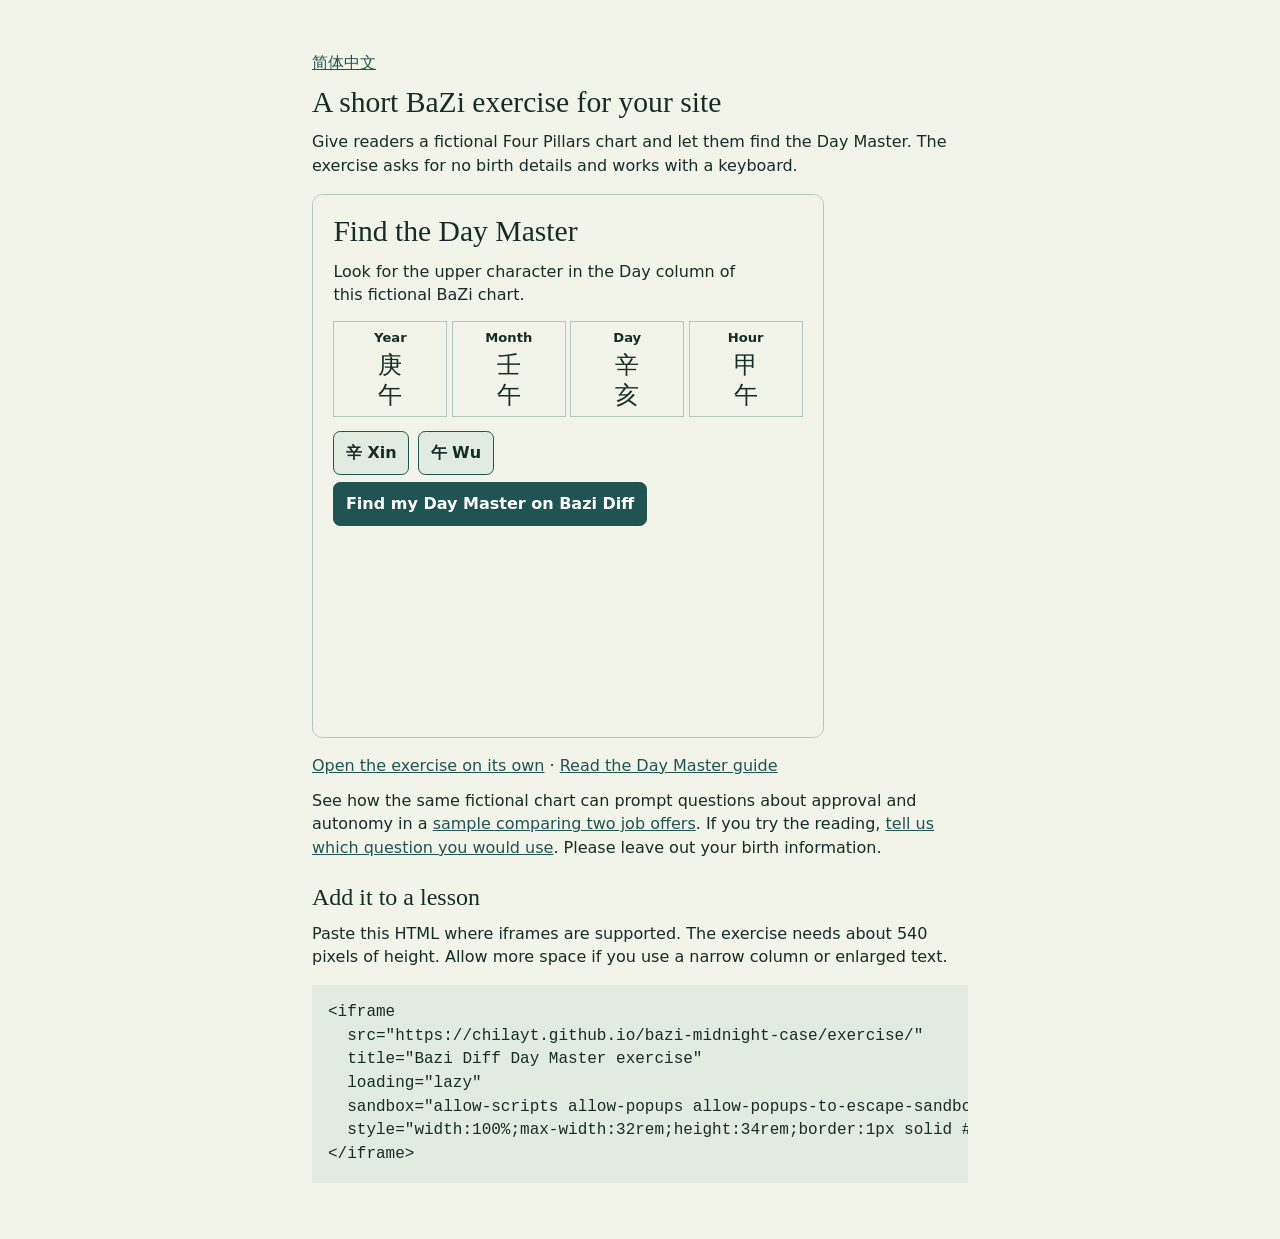
<file: docs/index.html>
<!doctype html>
<html lang="en">
<head>
  <meta charset="utf-8">
  <meta name="viewport" content="width=device-width, initial-scale=1">
  <title>Embed a BaZi Day Master exercise · Bazi Diff</title>
  <meta name="description" content="Try a short BaZi Day Master exercise and embed it in your lesson or reference page. Uses one fictional Four Pillars chart.">
  <link rel="canonical" href="https://chilayt.github.io/bazi-midnight-case/">
  <link rel="alternate" hreflang="en" href="https://chilayt.github.io/bazi-midnight-case/">
  <link rel="alternate" hreflang="zh-Hans" href="https://chilayt.github.io/bazi-midnight-case/zh-hans/">
  <link rel="stylesheet" href="style.css">
</head>
<body>
  <main class="publisher">
    <p><a href="zh-hans/" lang="zh-Hans" hreflang="zh-Hans">简体中文</a></p>
    <h1>A short BaZi exercise for your site</h1>
    <p>Give readers a fictional Four Pillars chart and let them find the Day Master. The exercise asks for no birth details and works with a keyboard.</p>
    <iframe src="exercise/" title="Bazi Diff Day Master exercise" loading="lazy" sandbox="allow-scripts allow-popups allow-popups-to-escape-sandbox"></iframe>
    <p><a href="exercise/">Open the exercise on its own</a> · <a href="https://bazi-diff.pages.dev/guides/bazi-day-master/">Read the Day Master guide</a></p>
    <p>See how the same fictional chart can prompt questions about approval and autonomy in a <a href="https://bazi-diff.pages.dev/sample-report/career/?utm_source=partner_embed&amp;utm_medium=referral&amp;utm_campaign=day_master_to_career">sample comparing two job offers</a>. If you try the reading, <a href="https://github.com/chilayt/bazi-midnight-case/issues/2">tell us which question you would use</a>. Please leave out your birth information.</p>
    <h2>Add it to a lesson</h2>
    <p>Paste this HTML where iframes are supported. The exercise needs about 540 pixels of height. Allow more space if you use a narrow column or enlarged text.</p>
    <pre tabindex="0" aria-label="HTML embed code"><code>&lt;iframe
  src="https://chilayt.github.io/bazi-midnight-case/exercise/"
  title="Bazi Diff Day Master exercise"
  loading="lazy"
  sandbox="allow-scripts allow-popups allow-popups-to-escape-sandbox"
  style="width:100%;max-width:32rem;height:34rem;border:1px solid #b4c7bc"&gt;
&lt;/iframe&gt;</code></pre>
  </main>
</body>
</html>
</file>
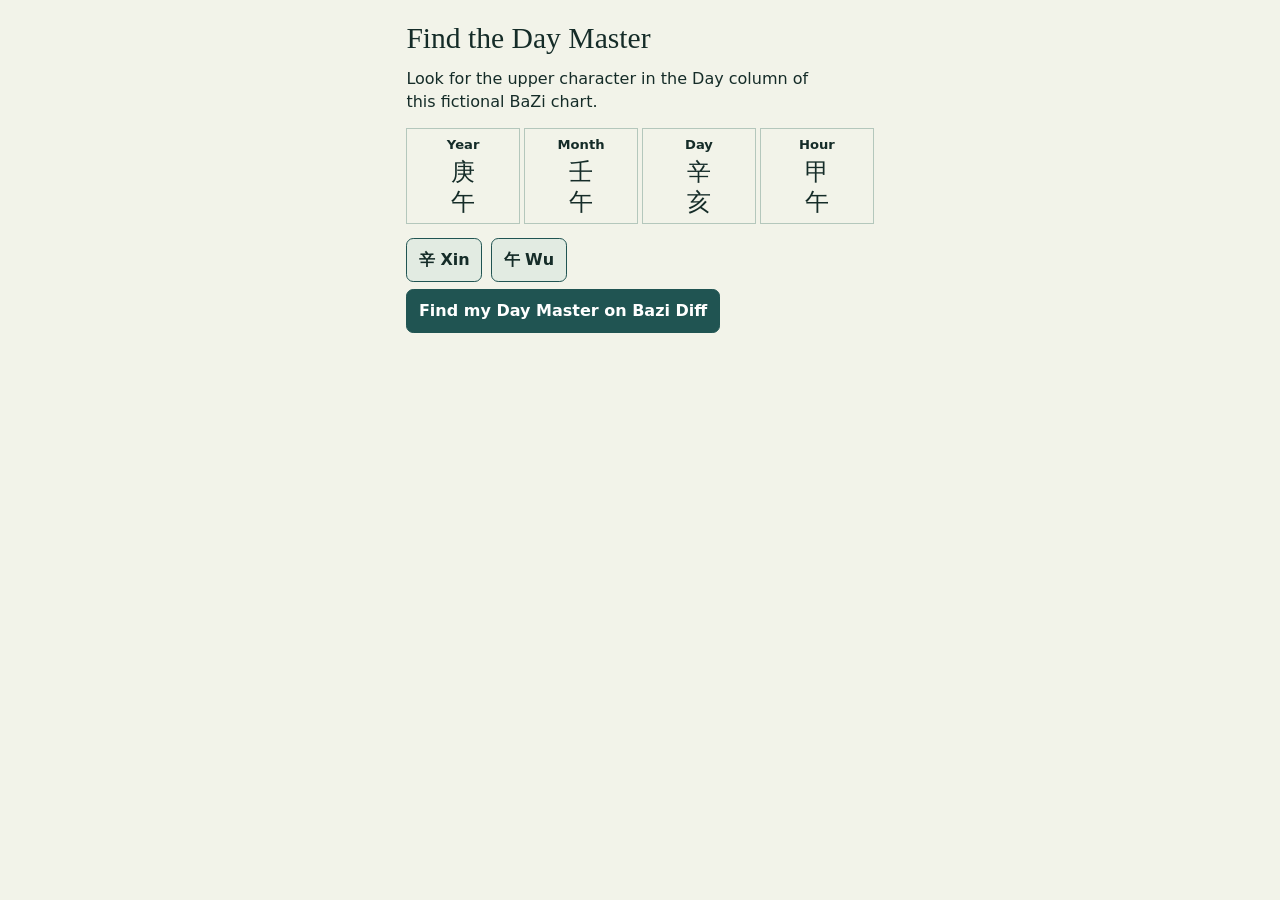
<file: docs/exercise/index.html>
<!doctype html>
<html lang="en">
<head>
  <meta charset="utf-8">
  <meta name="viewport" content="width=device-width, initial-scale=1">
  <meta name="robots" content="noindex">
  <meta name="theme-color" content="#102722">
  <title>Find the Day Master · Bazi Diff</title>
  <link rel="stylesheet" href="../style.css">
  <script src="exercise.js" defer></script>
</head>
<body>
  <main class="exercise">
    <h1>Find the Day Master</h1>
    <p class="intro">Look for the upper character in the Day column of this fictional BaZi chart.</p>
    <dl class="pillars" aria-label="Sample Four Pillars chart">
      <div><dt>Year</dt><dd lang="zh-Hans"><span>庚</span><span>午</span></dd></div>
      <div><dt>Month</dt><dd lang="zh-Hans"><span>壬</span><span>午</span></dd></div>
      <div><dt>Day</dt><dd lang="zh-Hans"><span>辛</span><span>亥</span></dd></div>
      <div><dt>Hour</dt><dd lang="zh-Hans"><span>甲</span><span>午</span></dd></div>
    </dl>
    <div class="choices" role="group" aria-label="Choose the Day Master" hidden>
      <button type="button" data-explanation="Yes. Xin is Yin Metal. It sits at the top of the Day column." aria-pressed="false"><span lang="zh-Hans">辛</span> Xin</button>
      <button type="button" data-explanation="Wu corresponds to the Horse. Try the upper character in the Day column." aria-pressed="false"><span lang="zh-Hans">午</span> Wu</button>
    </div>
    <p class="answer" id="answer" role="status"></p>
    <noscript><p>The Day Master is 辛 (Xin), Yin Metal. 午 (Wu) represents the Horse in the Year column.</p></noscript>
    <a class="action" href="https://bazi-diff.pages.dev/chart/?utm_source=partner_embed&amp;utm_medium=referral&amp;utm_campaign=day_master#compare" target="_blank" rel="noopener noreferrer">Find my Day Master on Bazi Diff</a>
  </main>
</body>
</html>
</file>
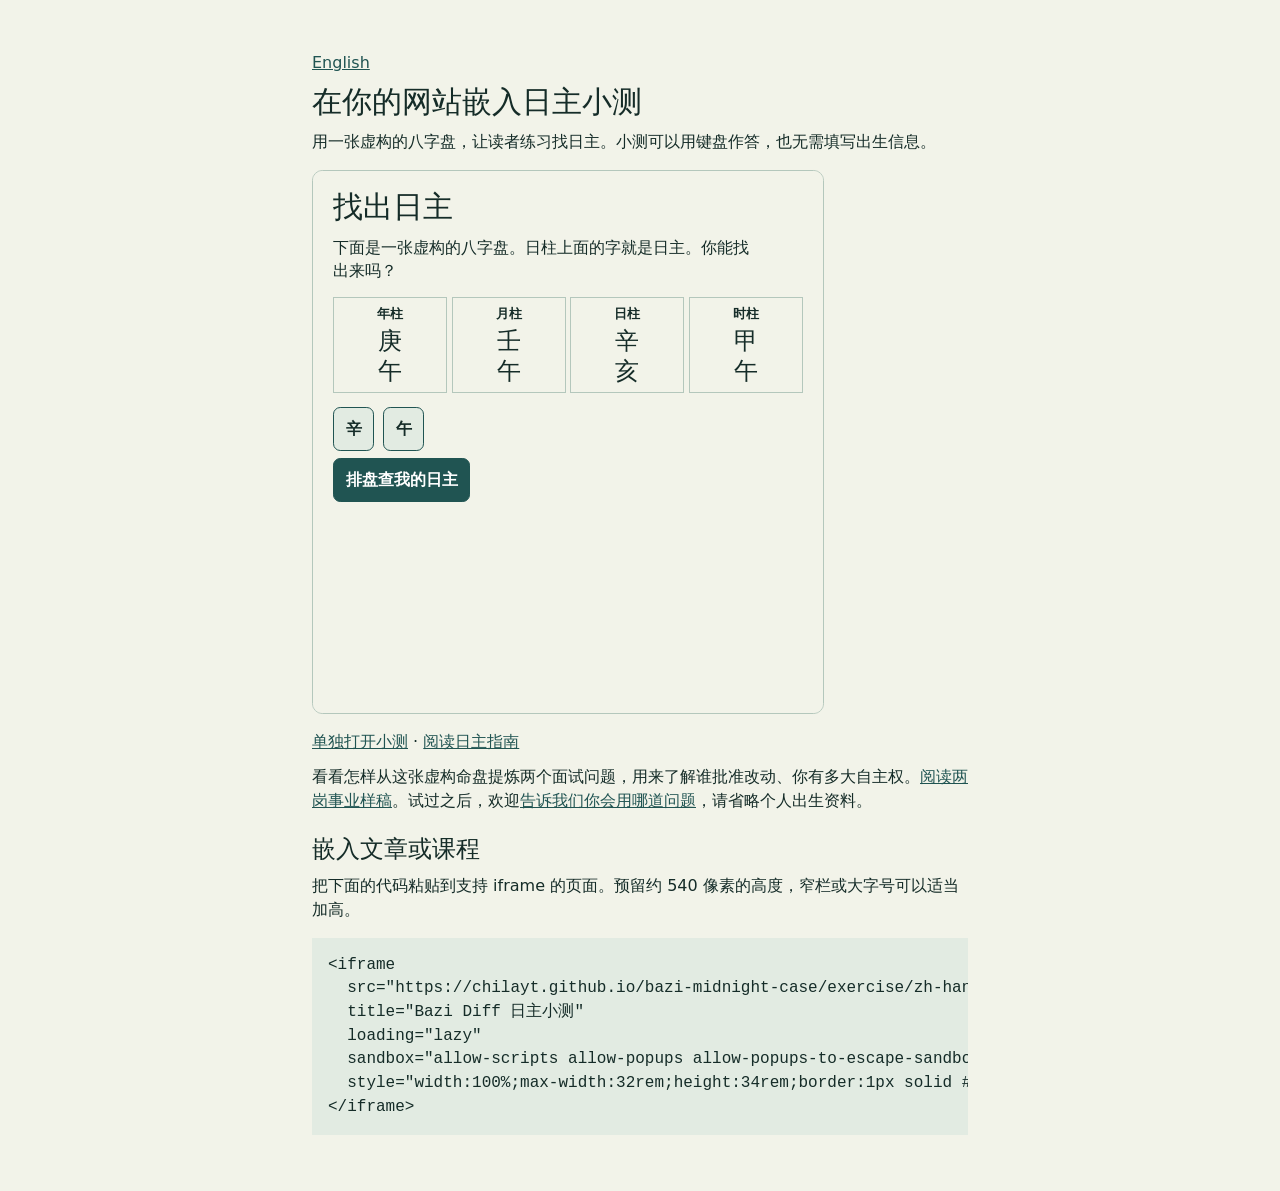
<file: docs/zh-hans/index.html>
<!doctype html>
<html lang="zh-Hans">
<head>
  <meta charset="utf-8">
  <meta name="viewport" content="width=device-width, initial-scale=1">
  <title>在你的网站嵌入日主小测 · Bazi Diff</title>
  <meta name="description" content="用一张虚构八字盘练习找日主。可免费嵌入文章、课程或博客。">
  <link rel="canonical" href="https://chilayt.github.io/bazi-midnight-case/zh-hans/">
  <link rel="alternate" hreflang="zh-Hans" href="https://chilayt.github.io/bazi-midnight-case/">
  <link rel="alternate" hreflang="zh-Hans" href="https://chilayt.github.io/bazi-midnight-case/zh-hans/">
  <link rel="stylesheet" href="../style.css">
</head>
<body>
  <main class="publisher">
    <p><a href="../" lang="en" hreflang="en">English</a></p>
    <h1>在你的网站嵌入日主小测</h1>
    <p>用一张虚构的八字盘，让读者练习找日主。小测可以用键盘作答，也无需填写出生信息。</p>
    <iframe src="../exercise/zh-hans/" title="Bazi Diff 日主小测" loading="lazy" sandbox="allow-scripts allow-popups allow-popups-to-escape-sandbox"></iframe>
    <p><a href="../exercise/zh-hans/">单独打开小测</a> · <a href="https://bazi-diff.pages.dev/guides/bazi-day-master/zh-hans/">阅读日主指南</a></p>
    <p>看看怎样从这张虚构命盘提炼两个面试问题，用来了解谁批准改动、你有多大自主权。<a href="https://bazi-diff.pages.dev/sample-report/career/zh-hans/?utm_source=partner_embed&amp;utm_medium=referral&amp;utm_campaign=day_master_to_career">阅读两岗事业样稿</a>。试过之后，欢迎<a href="https://github.com/chilayt/bazi-midnight-case/issues/2">告诉我们你会用哪道问题</a>，请省略个人出生资料。</p>
    <h2>嵌入文章或课程</h2>
    <p>把下面的代码粘贴到支持 iframe 的页面。预留约 540 像素的高度，窄栏或大字号可以适当加高。</p>
    <pre tabindex="0" aria-label="嵌入代码"><code>&lt;iframe
  src="https://chilayt.github.io/bazi-midnight-case/exercise/zh-hans/"
  title="Bazi Diff 日主小测"
  loading="lazy"
  sandbox="allow-scripts allow-popups allow-popups-to-escape-sandbox"
  style="width:100%;max-width:32rem;height:34rem;border:1px solid #b4c7bc"&gt;
&lt;/iframe&gt;</code></pre>
  </main>
</body>
</html>
</file>
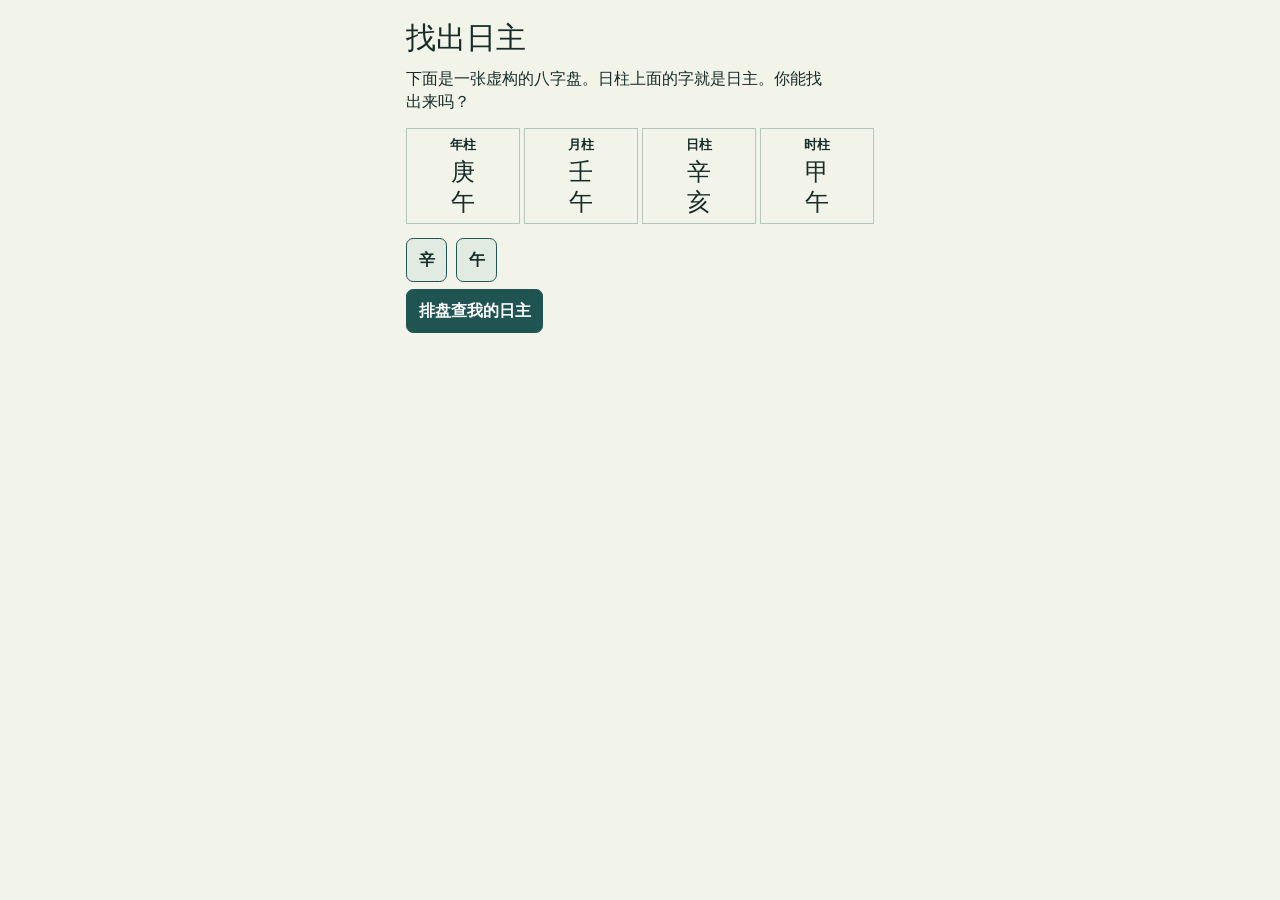
<file: docs/exercise/zh-hans/index.html>
<!doctype html>
<html lang="zh-Hans">
<head>
  <meta charset="utf-8">
  <meta name="viewport" content="width=device-width, initial-scale=1">
  <meta name="robots" content="noindex">
  <meta name="theme-color" content="#102722">
  <title>找出日主 · Bazi Diff</title>
  <link rel="stylesheet" href="../../style.css">
  <script src="../exercise.js" defer></script>
</head>
<body>
  <main class="exercise">
    <h1>找出日主</h1>
    <p class="intro">下面是一张虚构的八字盘。日柱上面的字就是日主。你能找出来吗？</p>
    <dl class="pillars" aria-label="八字样例">
      <div><dt>年柱</dt><dd lang="zh-Hans"><span>庚</span><span>午</span></dd></div>
      <div><dt>月柱</dt><dd lang="zh-Hans"><span>壬</span><span>午</span></dd></div>
      <div><dt>日柱</dt><dd lang="zh-Hans"><span>辛</span><span>亥</span></dd></div>
      <div><dt>时柱</dt><dd lang="zh-Hans"><span>甲</span><span>午</span></dd></div>
    </dl>
    <div class="choices" role="group" aria-label="选择日主" hidden>
      <button type="button" data-explanation="答对了。日柱上面的「辛」就是日主，辛为阴金。" aria-pressed="false">辛</button>
      <button type="button" data-explanation="年柱下面的「午」对应生肖马。再看看日柱上面的字。" aria-pressed="false">午</button>
    </div>
    <p class="answer" id="answer" role="status"></p>
    <noscript><p>日主是日柱上面的「辛」，属阴金。年柱下面的「午」对应生肖马。</p></noscript>
    <a class="action" href="https://bazi-diff.pages.dev/chart/?reading=zh&amp;utm_source=partner_embed&amp;utm_medium=referral&amp;utm_campaign=day_master#compare" target="_blank" rel="noopener noreferrer">排盘查我的日主</a>
  </main>
</body>
</html>
</file>
<file: docs/style.css>
* { box-sizing: border-box; }

:root {
  color-scheme: light;
  --ink: #152c28;
  --paper: #f2f3e9;
  --wash: #e2ebe2;
  --line: #b4c7bc;
  --accent: #205452;
  --night: #102722;
  font: 1rem/1.48 system-ui, sans-serif;
}

body {
  margin: 0;
  color: var(--ink);
  background: var(--paper);
}

h1, h2 {
  margin: 0;
  font: 500 1.85rem/1.12 Georgia, serif;
  text-wrap: balance;
}

h2 { font-size: 1.5rem; }
p { margin: .7rem 0; }

.exercise {
  max-inline-size: 32rem;
  margin-inline: auto;
  padding: clamp(.85rem, 4vw, 1.4rem);
}

.intro { max-inline-size: 42ch; }

.pillars {
  display: grid;
  grid-template-columns: repeat(4, minmax(0, 1fr));
  gap: .28rem;
  margin-block: .9rem;
}

.pillars div {
  border: 1px solid var(--line);
  padding: .35rem .1rem;
  text-align: center;
}

.pillars dt { font-size: .82rem; font-weight: 700; overflow-wrap: anywhere; }
.pillars dd {
  display: grid;
  margin: .25rem 0 0;
  font: 1.48rem/1.24 "Noto Serif CJK SC", "Microsoft YaHei", serif;
}

.choices { display: flex; flex-wrap: wrap; gap: .55rem; }
.choices[hidden] { display: none; }
.answer:empty { margin: 0; }

.choices button, .action {
  min-block-size: 44px;
  border: 1px solid var(--accent);
  border-radius: .45rem;
  padding: .55rem .72rem;
  color: var(--ink);
  background: var(--wash);
  font: inherit;
  font-weight: 650;
}

.choices button { cursor: pointer; }
.choices button:hover { background: #cddfd2; }
.choices button[aria-pressed="true"], .action { color: white; background: var(--accent); }
.action {
  display: inline-block;
  margin-block-start: .45rem;
  text-decoration: none;
  overflow-wrap: anywhere;
}
.action:hover { background: var(--night); }

:where(a, button):focus-visible {
  outline: 3px solid var(--accent);
  outline-offset: 3px;
}

.publisher {
  max-inline-size: 46rem;
  margin-inline: auto;
  padding: clamp(1rem, 5vw, 2.5rem);
}

.publisher h2 { margin-block-start: 1.5rem; }
.publisher a { color: var(--accent); }
.publisher iframe {
  display: block;
  inline-size: 100%;
  max-inline-size: 32rem;
  block-size: 34rem;
  margin-block: 1rem;
  border: 1px solid var(--line);
  border-radius: .65rem;
}

.publisher pre {
  max-inline-size: 100%;
  padding: 1rem;
  background: var(--wash);
  overflow-x: auto;
}
</file>
